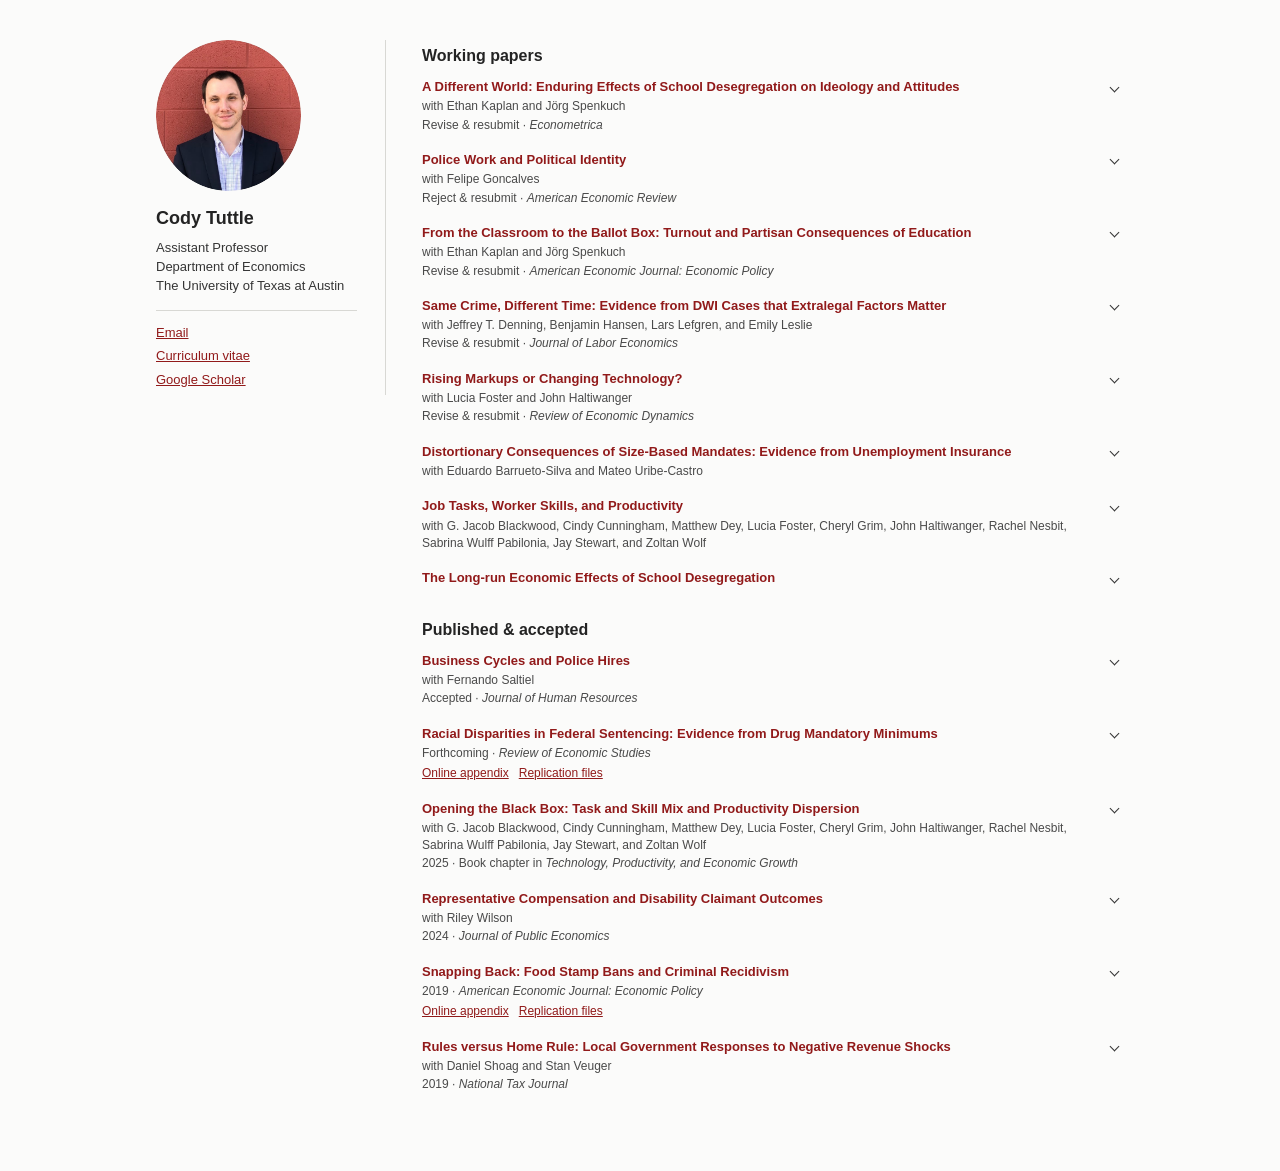
<file: index.html>
<!doctype html>
<html lang="en">
  <head>
    <meta charset="utf-8">
    <meta name="viewport" content="width=device-width, initial-scale=1">
    <meta name="description" content="Cody Tuttle is an Assistant Professor in the Department of Economics at The University of Texas at Austin.">
    <meta name="theme-color" content="#ffffff">
    <meta property="og:type" content="profile">
    <meta property="og:title" content="Cody Tuttle">
    <meta property="og:description" content="Assistant Professor in the Department of Economics at The University of Texas at Austin.">
    <meta property="og:url" content="https://codytuttle.github.io/">
    <meta property="og:image" content="https://codytuttle.github.io/assets/cody-tuttle.jpg">
    <meta property="og:image:alt" content="Portrait of Cody Tuttle">
    <meta name="twitter:card" content="summary">
    <meta name="twitter:title" content="Cody Tuttle">
    <meta name="twitter:description" content="Assistant Professor in the Department of Economics at The University of Texas at Austin.">
    <meta name="twitter:image" content="https://codytuttle.github.io/assets/cody-tuttle.jpg">
    <title>Cody Tuttle</title>
    <link rel="canonical" href="https://codytuttle.github.io/">
    <link rel="icon" type="image/svg+xml" href="data:image/svg+xml,%3Csvg xmlns='http://www.w3.org/2000/svg' viewBox='0 0 64 64'%3E%3Crect width='64' height='64' rx='8' fill='%23bf5700'/%3E%3Cpath d='M43 20c-3-3-6-4-11-4-9 0-15 6-15 16s6 16 15 16c5 0 9-1 12-5l-4-5c-2 2-4 3-7 3-5 0-8-3-8-9s3-9 8-9c3 0 5 1 7 3z' fill='white'/%3E%3C/svg%3E">
    <link rel="stylesheet" href="assets/site.css">
    <script type="application/ld+json">
      {
        "@context": "https://schema.org",
        "@type": "Person",
        "name": "Cody Tuttle",
        "url": "https://codytuttle.github.io/",
        "image": "https://codytuttle.github.io/assets/cody-tuttle.jpg",
        "jobTitle": "Assistant Professor",
        "email": "mailto:cody.tuttle@utexas.edu",
        "affiliation": {
          "@type": "CollegeOrUniversity",
          "name": "The University of Texas at Austin",
          "url": "https://www.utexas.edu/"
        },
        "sameAs": [
          "https://scholar.google.com/citations?user=ZEFuEDgAAAAJ&hl=en"
        ]
      }
    </script>
  </head>
  <body>
    <a class="skip-link" href="#main">Skip to content</a>

    <main id="main" class="one-page-main academic-page">
      <div class="academic-layout">
        <aside class="academic-sidebar" aria-labelledby="profile-title">
          <figure class="academic-portrait">
            <img src="assets/cody-tuttle.jpg" width="520" height="540" alt="Portrait of Cody Tuttle">
          </figure>

          <h1 id="profile-title">Cody Tuttle</h1>

          <p class="academic-role">Assistant Professor<br>Department of Economics<br>The University of Texas at Austin</p>

          <ul class="academic-links">
            <li><a href="mailto:cody.tuttle@utexas.edu">Email</a></li>
            <li><a href="https://codytuttle.github.io/tuttle_cv.pdf">Curriculum vitae</a></li>
            <li><a href="https://scholar.google.com/citations?user=ZEFuEDgAAAAJ&amp;hl=en">Google Scholar</a></li>
          </ul>
        </aside>

        <div class="academic-content">
          <div class="one-page-research" id="research">
            <section class="paper-section" aria-labelledby="working-papers">
              <div class="section-heading">
                <h2 id="working-papers">Working papers</h2>
              </div>

              <article class="paper">
                <div class="paper-row">
                  <div class="paper-copy">
                    <h3><a href="https://codytuttle.github.io/busing_partisanship.pdf">A Different World: Enduring Effects of School Desegregation on Ideology and Attitudes</a></h3>
                    <p class="paper-meta">with Ethan Kaplan and Jörg Spenkuch</p>
                    <p class="paper-status">Revise &amp; resubmit · <cite>Econometrica</cite></p>
                  </div>
                  <details class="abstract-details">
                    <summary class="abstract-toggle">
                      <span class="visually-hidden">Abstract</span>
                      <span class="toggle-mark" aria-hidden="true"></span>
                    </summary>
                    <div class="abstract" id="abstract-different-world">
                      <p>In 1975, a federal court ordered the desegregation of public schools in Jefferson County, Kentucky. To approximately equalize the share of minorities across schools, students were assigned to a busing schedule that depended on the first letter of their last name. We use the resulting quasi-random variation to estimate the long-run impact of attending an inner-city school on political participation and preferences among whites. Drawing on administrative voter registration records and an original survey, we find that being bused to an inner-city school significantly increases support for the Democratic Party and its candidates more than forty years later. Consistent with the idea that exposure to an inner-city environment causes a permanent change in ideological outlook, we also find evidence that bused individuals are much less likely to believe in a “just world” and, more tentatively, that they become more supportive of some forms of redistribution. Taken together, our findings point to a poverty-centered version of the contact hypothesis, whereby witnessing economic deprivation durably sensitizes individuals to issues of inequality and fairness.</p>
                    </div>
                  </details>
                </div>
              </article>

              <article class="paper">
                <div class="paper-row">
                  <div class="paper-copy">
                    <h3><a href="https://codytuttle.github.io/policework_draft.pdf">Police Work and Political Identity</a></h3>
                    <p class="paper-meta">with Felipe Goncalves</p>
                    <p class="paper-status">Reject &amp; resubmit · <cite>American Economic Review</cite></p>
                  </div>
                  <details class="abstract-details">
                    <summary class="abstract-toggle">
                      <span class="visually-hidden">Abstract</span>
                      <span class="toggle-mark" aria-hidden="true"></span>
                    </summary>
                    <div class="abstract" id="abstract-police-work">
                      <p>The preferences of bureaucrats are a central determinant of how governments operate, yet little is known about how these preferences are formed and the relative importance of selection versus the treatment effect of government work. This paper studies these questions in the context of policing and asks how working as a police officer impacts political preferences. We link civil service exam records to data on voting and campaign contributions to test whether becoming a police officer affects political identity. Using difference-in-differences and regression discontinuity designs, we find that joining a police force increases Republican party affiliation, contributions to Republican campaigns, and voter turnout. The treatment effect of work can explain around 40% of the difference in party affiliation between police and the general population. We then show that political affiliation relates to on-the-job behavior: Republican officers make more arrests and use more force than comparable non-Republican officers. Finally, we revisit a canonical model of bureaucratic motivation and show that a treatment effect of work on preferences can alter the government’s optimal choice of selection into the profession. Our findings show how the experience of government work is central to bureaucratic preferences, and they highlight the constraints on worker selection and recruitment as tools to dictate the composition of the government workforce.</p>
                    </div>
                  </details>
                </div>
              </article>

              <article class="paper">
                <div class="paper-row">
                  <div class="paper-copy">
                    <h3><a href="https://codytuttle.github.io/education_voting.pdf">From the Classroom to the Ballot Box: Turnout and Partisan Consequences of Education</a></h3>
                    <p class="paper-meta">with Ethan Kaplan and Jörg Spenkuch</p>
                    <p class="paper-status">Revise &amp; resubmit · <cite>American Economic Journal: Economic Policy</cite></p>
                  </div>
                  <details class="abstract-details">
                    <summary class="abstract-toggle">
                      <span class="visually-hidden">Abstract</span>
                      <span class="toggle-mark" aria-hidden="true"></span>
                    </summary>
                    <div class="abstract" id="abstract-classroom-ballot">
                      <p>We estimate the impact of education on voter turnout and partisanship using a regression discontinuity design based on school-entry cutoffs and exact date of birth. Drawing on nationwide administrative voter registration data, we find that individuals who were slotted to enter school one year earlier are more likely to vote and more likely to register as independents. These reduced-form effects may be driven by changes in educational attainment or by differences in the quality of individuals’ educational experiences. We leverage age-related heterogeneity in effect sizes to isolate the role of educational attainment. Our results imply that an additional year of schooling increases turnout by about 3 percentage points.</p>
                    </div>
                  </details>
                </div>
              </article>

              <article class="paper">
                <div class="paper-row">
                  <div class="paper-copy">
                    <h3><a href="https://codytuttle.github.io/dwi_disparities.pdf">Same Crime, Different Time: Evidence from DWI Cases that Extralegal Factors Matter</a></h3>
                    <p class="paper-meta">with Jeffrey T. Denning, Benjamin Hansen, Lars Lefgren, and Emily Leslie</p>
                    <p class="paper-status">Revise &amp; resubmit · <cite>Journal of Labor Economics</cite></p>
                  </div>
                  <details class="abstract-details">
                    <summary class="abstract-toggle">
                      <span class="visually-hidden">Abstract</span>
                      <span class="toggle-mark" aria-hidden="true"></span>
                    </summary>
                    <div class="abstract" id="abstract-dwi">
                      <p>We document disparities in criminal case outcomes that are driven by extralegal factors as opposed to differences in underlying criminal conduct. We focus on Driving While Intoxicated cases, where breath alcohol content is a central piece of evidence. Using administrative data from Harris County, Texas, we condition on breath alcohol content and restrict the sample to first-time offenders above the legal limit without aggravating circumstances, thus holding fixed the legally-relevant facts of the case. Nevertheless, we find large gaps in case dismissal and incarceration along four dimensions: race and ethnicity, gender, attorney type, and neighborhood income. Each dimension matters conditional on the others, and the gaps accumulate. These gaps are too large to be plausibly explained by unobserved differences in driving behavior. They likely reflect both pre-existing disadvantage that shapes defendants’ choices post-arrest and differential treatment by judges and prosecutors. Gaps are largest in the most lenient courtrooms, where the benefits of leniency accrue disproportionately to advantaged defendants.</p>
                    </div>
                  </details>
                </div>
              </article>

              <article class="paper">
                <div class="paper-row">
                  <div class="paper-copy">
                    <h3><a href="https://codytuttle.github.io/markups_fht.pdf">Rising Markups or Changing Technology?</a></h3>
                    <p class="paper-meta">with Lucia Foster and John Haltiwanger</p>
                    <p class="paper-status">Revise &amp; resubmit · <cite>Review of Economic Dynamics</cite></p>
                  </div>
                  <details class="abstract-details">
                    <summary class="abstract-toggle">
                      <span class="visually-hidden">Abstract</span>
                      <span class="toggle-mark" aria-hidden="true"></span>
                    </summary>
                    <div class="abstract" id="abstract-markups">
                      <p>Recent evidence suggests the U.S. business environment is changing, with rising market concentration and markups. The most prominent and extensive evidence backs out firm-level markups from the first-order conditions for variable factors. The markup is identified as the ratio of the variable factor’s output elasticity to its cost share of revenue. Our analysis starts from this indirect approach, but we exploit a long panel of manufacturing establishments to permit output elasticities to vary to a much greater extent—relative to the existing literature—across establishments within the same industry over time. With our more detailed estimates of output elasticities, the measured increase in markups is substantially dampened, if not eliminated, for U.S. manufacturing. As supporting evidence, we relate differences in the markups’ patterns to observable changes in technology, and we find patterns in support of changing technology as the driver of those differences.</p>
                    </div>
                  </details>
                </div>
              </article>

              <article class="paper">
                <div class="paper-row">
                  <div class="paper-copy">
                    <h3><a href="https://codytuttle.github.io/ui_size_distortions.pdf">Distortionary Consequences of Size-Based Mandates: Evidence from Unemployment Insurance</a></h3>
                    <p class="paper-meta">with Eduardo Barrueto-Silva and Mateo Uribe-Castro</p>
                  </div>
                  <details class="abstract-details">
                    <summary class="abstract-toggle">
                      <span class="visually-hidden">Abstract</span>
                      <span class="toggle-mark" aria-hidden="true"></span>
                    </summary>
                    <div class="abstract" id="abstract-ui-mandates">
                      <p>We study firm responses to a major expansion of the U.S. Unemployment Insurance system. In 1954, federal law mandated that states extend UI coverage to all firms with four or more employees, a policy change that was binding for some states but not others. Using a difference-in-differences design, we find a sharp and persistent decrease in the number of employers with 4–7 employees in newly-covered states immediately following the law’s implementation. Simultaneously, the number of employers with 0–3 employees increases. This response suggests that firms actively reduced employment to avoid coverage. Our findings imply that, under partial coverage, firms cannot fully shift the costs associated with coverage to workers. Size-based mandates can therefore create substantial and long-lasting distortions in the size distribution of firms.</p>
                    </div>
                  </details>
                </div>
              </article>

              <article class="paper">
                <div class="paper-row">
                  <div class="paper-copy">
                    <h3><a href="https://www2.census.gov/library/working-papers/2025/adrm/ces/CES-WP-25-63.pdf">Job Tasks, Worker Skills, and Productivity</a></h3>
                    <p class="paper-meta">with G. Jacob Blackwood, Cindy Cunningham, Matthew Dey, Lucia Foster, Cheryl Grim, John Haltiwanger, Rachel Nesbit, Sabrina Wulff Pabilonia, Jay Stewart, and Zoltan Wolf</p>
                  </div>
                  <details class="abstract-details">
                    <summary class="abstract-toggle">
                      <span class="visually-hidden">Abstract</span>
                      <span class="toggle-mark" aria-hidden="true"></span>
                    </summary>
                    <div class="abstract" id="abstract-job-tasks">
                      <p>We present new empirical evidence suggesting that we can better understand productivity dispersion across businesses by accounting for differences in how tasks, skills, and occupations are organized. This aligns with growing attention to the task content of production. We link establishment-level data from the Bureau of Labor Statistics Occupational Employment and Wage Statistics survey with productivity data from the Census Bureau’s manufacturing surveys. Our analysis reveals strong relationships between establishment productivity and task, skill, and occupation inputs. These relationships are highly nonlinear and vary by industry. When we account for these patterns, we can explain a substantial share of productivity dispersion across establishments.</p>
                    </div>
                  </details>
                </div>
              </article>

              <article class="paper">
                <div class="paper-row">
                  <div class="paper-copy">
                    <h3><a href="https://codytuttle.github.io/tuttle_busing.pdf">The Long-run Economic Effects of School Desegregation</a></h3>
                  </div>
                  <details class="abstract-details">
                    <summary class="abstract-toggle">
                      <span class="visually-hidden">Abstract</span>
                      <span class="toggle-mark" aria-hidden="true"></span>
                    </summary>
                    <div class="abstract" id="abstract-long-run">
                      <p>I estimate the effect of school desegregation on long-run economic outcomes by studying a natural experiment in Jefferson County, Kentucky. In 1975, the district, under a court order, developed a unique busing assignment plan to merge the majority-white County district and the majority-black City district. Under this plan, students were assigned to be bused to new schools, versus stay at their home school and have new students bused in, based on their race and the first initial of their last name. Using this plausibly conditional random assignment and confidential data from the U.S. Census Bureau, I find black students assigned busing to former County schools live in better neighborhoods at adulthood than black students assigned to remain in former City schools. This effect is strongest for students bused in earlier grades and is increasing in the total number of years a student is assigned busing. Busing assignment has small to zero effect on white students. I explore the implications of white disenrollment from the district using a novel dataset of archival yearbook records. I find the effect for white students remains small even after preliminary accounting for disenrollment. These results suggest that school desegregation in this setting had positive long-run effects for black students by giving them access to better schools.</p>
                    </div>
                  </details>
                </div>
              </article>
            </section>

            <section class="paper-section" aria-labelledby="published-work">
              <div class="section-heading">
                <h2 id="published-work">Published &amp; accepted</h2>
              </div>

              <article class="paper">
                <div class="paper-row">
                  <div class="paper-copy">
                    <h3><a href="https://codytuttle.github.io/police_business_cycles.pdf">Business Cycles and Police Hires</a></h3>
                    <p class="paper-meta">with Fernando Saltiel</p>
                    <p class="paper-status">Accepted · <cite>Journal of Human Resources</cite></p>
                  </div>
                  <details class="abstract-details">
                    <summary class="abstract-toggle">
                      <span class="visually-hidden">Abstract</span>
                      <span class="toggle-mark" aria-hidden="true"></span>
                    </summary>
                    <div class="abstract" id="abstract-police-hires">
                      <p>We show that the quality of police hires varies over the business cycle. Officers hired when the unemployment rate is high have fewer complaints, disciplines, and are less likely to be fired than officers hired when the unemployment rate is low. Effects are larger for younger workers who have weaker outside options in recessions. We find that the size and quality of the applicant pool increases in high unemployment years—more people take entry exams and a smaller fraction fail the exam. Our findings shed light on how outside options affect police hires and speak to policy questions about police recruitment.</p>
                    </div>
                  </details>
                </div>
              </article>

              <article class="paper">
                <div class="paper-row">
                  <div class="paper-copy">
                    <h3><a href="https://codytuttle.github.io/tuttle_mandatory_minimums.pdf">Racial Disparities in Federal Sentencing: Evidence from Drug Mandatory Minimums</a></h3>
                    <p class="paper-status">Forthcoming · <cite>Review of Economic Studies</cite></p>
                    <p class="paper-links"><a href="https://codytuttle.github.io/tuttle_mandatory_minimums_online_appendix.pdf">Online appendix</a><a href="https://doi.org/10.5281/zenodo.18343807">Replication files</a></p>
                  </div>
                  <details class="abstract-details">
                    <summary class="abstract-toggle">
                      <span class="visually-hidden">Abstract</span>
                      <span class="toggle-mark" aria-hidden="true"></span>
                    </summary>
                    <div class="abstract" id="abstract-sentencing">
                      <p>I study racial disparities in the criminal justice system by analyzing abnormal bunching in the distribution of crack-cocaine amounts used in federal sentencing. I compare cases sentenced before and after the Fair Sentencing Act, a 2010 law that changed the 10-year mandatory minimum threshold for crack-cocaine from 50g to 280g. First, I find that after 2010, there is a sharp increase in the fraction of cases sentenced at 280g, and that this increase is disproportionately large for black and Hispanic offenders. I then explore several possible explanations for the observed racial disparities, including racial discrimination that occurs after entry into the criminal justice system. I analyze data from multiple stages in the criminal justice system and find that the increased bunching for minority offenders is driven by prosecutorial discretion, specifically as used by about 20–30% of prosecutors. Moreover, the fraction of cases at 280g falls in 2013 when evidentiary standards become stricter. Finally, the racial disparity in the increase cannot be explained by differences in education, sex, age, criminal history, seized drug amount, or other elements of the crime, but it can be largely explained by a measure of state-level racial animus. These results shed light on the role of prosecutorial discretion and racial discrimination as causes of racial disparities in sentencing.</p>
                    </div>
                  </details>
                </div>
              </article>

              <article class="paper">
                <div class="paper-row">
                  <div class="paper-copy">
                    <h3><a href="https://codytuttle.github.io/task_skill_mix_productivity.pdf">Opening the Black Box: Task and Skill Mix and Productivity Dispersion</a></h3>
                    <p class="paper-meta">with G. Jacob Blackwood, Cindy Cunningham, Matthew Dey, Lucia Foster, Cheryl Grim, John Haltiwanger, Rachel Nesbit, Sabrina Wulff Pabilonia, Jay Stewart, and Zoltan Wolf</p>
                    <p class="paper-status">2025 · Book chapter in <cite>Technology, Productivity, and Economic Growth</cite></p>
                  </div>
                  <details class="abstract-details">
                    <summary class="abstract-toggle">
                      <span class="visually-hidden">Abstract</span>
                      <span class="toggle-mark" aria-hidden="true"></span>
                    </summary>
                    <div class="abstract" id="abstract-black-box">
                      <p>An important gap in most empirical studies of establishment-level productivity is the limited information about workers’ characteristics and their tasks. Skill-adjusted labor input measures have been shown to be important for aggregate productivity measurement. Moreover, the theoretical literature on differences in production technologies across businesses increasingly emphasizes the task content of production. Our ultimate objective is to open this black box of tasks and skills at the establishment level by combining establishment-level data on occupations from the Bureau of Labor Statistics with a restricted-access establishment-level productivity dataset created by the BLS-Census Bureau Collaborative Micro-productivity Project. We take a first step toward this objective by exploring the conceptual, specification, and measurement issues to be confronted. We provide suggestive empirical analysis of the relationship between within-industry dispersion in productivity and tasks and skills. We find that within-industry productivity dispersion is strongly positively related to within-industry task and skill dispersion.</p>
                    </div>
                  </details>
                </div>
              </article>

              <article class="paper">
                <div class="paper-row">
                  <div class="paper-copy">
                    <h3><a href="https://codytuttle.github.io/rep_compensation_ssdi.pdf">Representative Compensation and Disability Claimant Outcomes</a></h3>
                    <p class="paper-meta">with Riley Wilson</p>
                    <p class="paper-status">2024 · <cite>Journal of Public Economics</cite></p>
                  </div>
                  <details class="abstract-details">
                    <summary class="abstract-toggle">
                      <span class="visually-hidden">Abstract</span>
                      <span class="toggle-mark" aria-hidden="true"></span>
                    </summary>
                    <div class="abstract" id="abstract-representative-compensation">
                      <p>Many claimants of Social Security Disability Insurance retain legal representation to help with the approval process. The Social Security Administration imposes strict rules on representative compensation. Representatives are only paid if claimants are awarded disability, and they are paid the lesser of 25 percent of the claimant’s past due benefits or a pre-specified maximum fee. Because past due benefits are a function of the number of months claimants wait to be awarded, representatives face incentives to delay case resolution until past due benefits push the representative fees past the fee ceiling. We use difference-in-differences to evaluate how these incentives impact SSDI claimant wait times. After the fee ceiling increased in 2002, average wait times increased by 0.85 months among claimants for whom the fee threshold is more binding, implying a 2.6–5.6 month increase for claimants with representatives. This indicates that the structure of representative compensation does matter for case outcomes, and highlights the importance of interactions with auxiliary agents so common in modern social programs.</p>
                    </div>
                  </details>
                </div>
              </article>

              <article class="paper">
                <div class="paper-row">
                  <div class="paper-copy">
                    <h3><a href="https://codytuttle.github.io/tuttle_snap_recidivism.pdf">Snapping Back: Food Stamp Bans and Criminal Recidivism</a></h3>
                    <p class="paper-status">2019 · <cite>American Economic Journal: Economic Policy</cite></p>
                    <p class="paper-links"><a href="https://codytuttle.github.io/snap_recidivism_online_appendix.pdf">Online appendix</a><a href="https://www.openicpsr.org/openicpsr/project/114721/version/V1/view">Replication files</a></p>
                  </div>
                  <details class="abstract-details">
                    <summary class="abstract-toggle">
                      <span class="visually-hidden">Abstract</span>
                      <span class="toggle-mark" aria-hidden="true"></span>
                    </summary>
                    <div class="abstract" id="abstract-snapping-back">
                      <p>I estimate the effect of access to Food Stamps on criminal recidivism. In 1996, a federal welfare reform imposed a lifetime ban from Food Stamps on convicted drug felons. Florida modified this ban, restricting it to drug traffickers who commit their offense on or after August 23, 1996. I exploit this sharp cutoff in a regression discontinuity design and find that the ban increases recidivism among drug traffickers. The increase is driven by financially motivated crimes, suggesting that the cut in benefits causes ex-convicts to return to crime to make up for the lost transfer income.</p>
                    </div>
                  </details>
                </div>
              </article>

              <article class="paper">
                <div class="paper-row">
                  <div class="paper-copy">
                    <h3><a href="https://codytuttle.github.io/cityfinance_homerule.pdf">Rules versus Home Rule: Local Government Responses to Negative Revenue Shocks</a></h3>
                    <p class="paper-meta">with Daniel Shoag and Stan Veuger</p>
                    <p class="paper-status">2019 · <cite>National Tax Journal</cite></p>
                  </div>
                  <details class="abstract-details">
                    <summary class="abstract-toggle">
                      <span class="visually-hidden">Abstract</span>
                      <span class="toggle-mark" aria-hidden="true"></span>
                    </summary>
                    <div class="abstract" id="abstract-home-rule">
                      <p>Local governments rely heavily on sales tax revenue. We use national bankruptcies of big-box retail chains to study sudden plausibly exogenous decreases in this type of revenue. Treated localities respond by reducing spending on law enforcement and administrative services. We further study how cities with different degrees of autonomy vary in their response. Cities in home rule states, which have greater autonomy, react more swiftly by raising other types of revenue. A regression discontinuity analysis of cities in Illinois, where home rule status is triggered by crossing a population threshold, shows that this effect of local autonomy is causal: home rule leads to smaller revenue drops and stronger bond ratings.</p>
                    </div>
                  </details>
                </div>
              </article>
            </section>
          </div>
        </div>
      </div>
    </main>
  </body>
</html>
</file>
<file: assets/site.css>
* {
  box-sizing: border-box;
}

html {
  font-size: 16px;
}

body {
  margin: 0;
  color: #232323;
  background: #fbfbfa;
  font-family: Arial, Helvetica, sans-serif;
  font-size: 14px;
  line-height: 1.5;
}

a {
  color: #911a1a;
  text-decoration: underline;
}

a:hover {
  color: #671010;
}

a:focus-visible,
summary:focus-visible {
  outline: 2px solid #000000;
  outline-offset: 2px;
}

h1,
h2,
h3,
p {
  margin-top: 0;
}

.skip-link {
  position: absolute;
  left: -9999px;
}

.skip-link:focus {
  top: 8px;
  left: 8px;
  z-index: 2;
  padding: 6px;
  color: #ffffff;
  background: #000000;
}

.academic-page {
  width: 100%;
  max-width: 1000px;
  padding: 40px 16px 48px;
  margin: 0 auto;
}

.academic-layout {
  display: grid;
  grid-template-columns: 230px minmax(0, 1fr);
  gap: 36px;
  align-items: start;
}

.academic-sidebar {
  padding-right: 28px;
  border-right: 1px solid #d8d8d4;
  color: #353535;
  font-size: 13px;
  line-height: 1.45;
  text-align: left;
}

.academic-sidebar h1 {
  margin-bottom: 10px;
  color: #232323;
  font-size: 18px;
  font-weight: 700;
  line-height: 1.25;
}

.academic-portrait {
  width: 145px;
  margin: 0 0 16px;
}

.academic-portrait img {
  display: block;
  width: 100%;
  height: auto;
  border-radius: 50%;
}

.academic-role {
  margin-bottom: 14px;
  white-space: nowrap;
}

.academic-links {
  padding: 13px 0 0;
  margin: 0;
  border-top: 1px solid #d8d8d4;
  list-style: none;
}

.academic-links li {
  margin-bottom: 5px;
}

.academic-links a {
  white-space: nowrap;
}

.academic-content {
  min-width: 0;
}

.one-page-research {
  padding-top: 4px;
}

.paper-section {
  margin-bottom: 28px;
}

.section-heading {
  margin-bottom: 10px;
}

.section-heading h2 {
  margin: 0;
  font-size: 16px;
}

.paper {
  margin-bottom: 16px;
}

.paper-row {
  position: relative;
}

.paper-copy {
  padding-right: 32px;
}

.paper-copy h3 {
  margin-bottom: 2px;
  font-size: 13px;
  font-weight: 700;
  line-height: 1.4;
}

.paper-copy h3 a {
  color: #911a1a;
  text-decoration: none;
}

.paper-copy h3 a:hover,
.paper-copy h3 a:focus-visible {
  text-decoration: underline;
}

.paper-meta,
.paper-status,
.paper-links {
  margin-bottom: 1px;
  color: #4a4a4a;
  font-size: 12px;
  line-height: 1.45;
}

.paper-status cite {
  font-style: italic;
}

.paper-links {
  display: flex;
  flex-wrap: wrap;
  gap: 10px;
  margin-top: 3px;
}

.abstract-details {
  margin: 0;
}

.abstract-toggle {
  position: absolute;
  top: -7px;
  right: -8px;
  display: grid;
  width: 36px;
  height: 36px;
  padding: 0;
  color: #333333;
  cursor: pointer;
  list-style: none;
  place-items: center;
}

.abstract-toggle::-webkit-details-marker {
  display: none;
}

.abstract-toggle::marker {
  content: "";
}

.abstract-toggle:hover {
  color: #911a1a;
}

.visually-hidden {
  position: absolute;
  width: 1px;
  height: 1px;
  padding: 0;
  margin: -1px;
  overflow: hidden;
  clip: rect(0, 0, 0, 0);
  white-space: nowrap;
  border: 0;
}

.toggle-mark {
  display: block;
  width: 7px;
  height: 7px;
  border-right: 1px solid currentColor;
  border-bottom: 1px solid currentColor;
  transform: translateY(-2px) rotate(45deg);
}

.abstract-details[open] .toggle-mark {
  transform: translateY(2px) rotate(225deg);
}

.abstract {
  width: 100%;
  padding: 8px 0 2px;
  font: inherit;
  font-size: 13px;
  line-height: 1.6;
  text-align: justify;
}

.abstract p {
  margin: 0;
}

@media (max-width: 760px) {
  .academic-page {
    padding-top: 28px;
  }

  .academic-layout {
    display: block;
  }

  .academic-sidebar {
    max-width: 440px;
    padding: 0 0 28px;
    margin: 0 auto 30px;
    border-right: 0;
    border-bottom: 1px solid #d8d8d4;
    text-align: center;
  }

  .academic-sidebar h1 {
    margin-bottom: 10px;
    font-size: 22px;
  }

  .academic-portrait {
    width: 210px;
    margin: 0 auto 20px;
  }

  .academic-links {
    display: flex;
    justify-content: center;
    gap: 16px;
    padding-top: 0;
    border-top: 0;
  }

  .academic-links li {
    margin-bottom: 0;
  }
}
</file>
